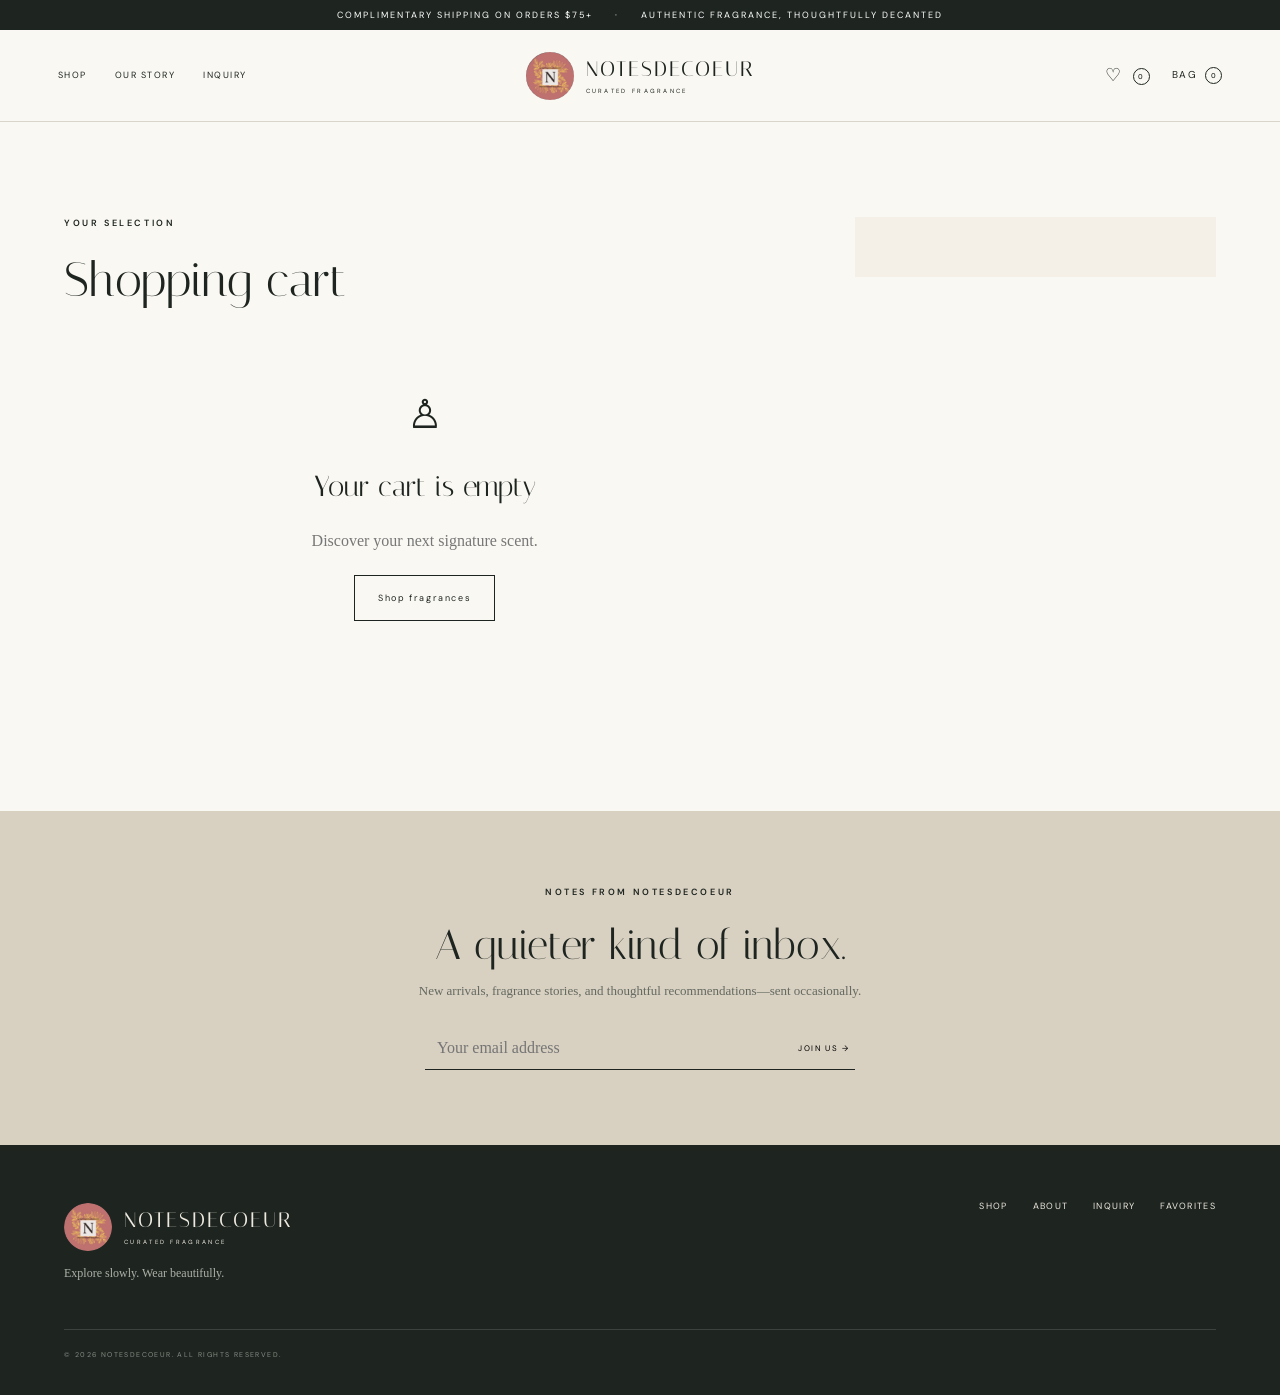
<file: cart.html>
<!DOCTYPE html>
<html lang="en">
<head>
  <meta charset="UTF-8"><meta name="viewport" content="width=device-width, initial-scale=1.0">
  <title>Cart — Notesdecoeur</title><link rel="icon" href="assets/logo.png"><link rel="stylesheet" href="style.css">
</head>
<body data-page="cart">
  <div id="site-header"></div>
  <main><section class="cart-page page-section"><div><p class="eyebrow">YOUR SELECTION</p><h1>Shopping cart</h1><div id="cart-items"></div></div><aside id="cart-summary"></aside></section></main>
  <div id="site-footer"></div><script src="products.js"></script><script src="app.js"></script>
</body>
</html>
</file>
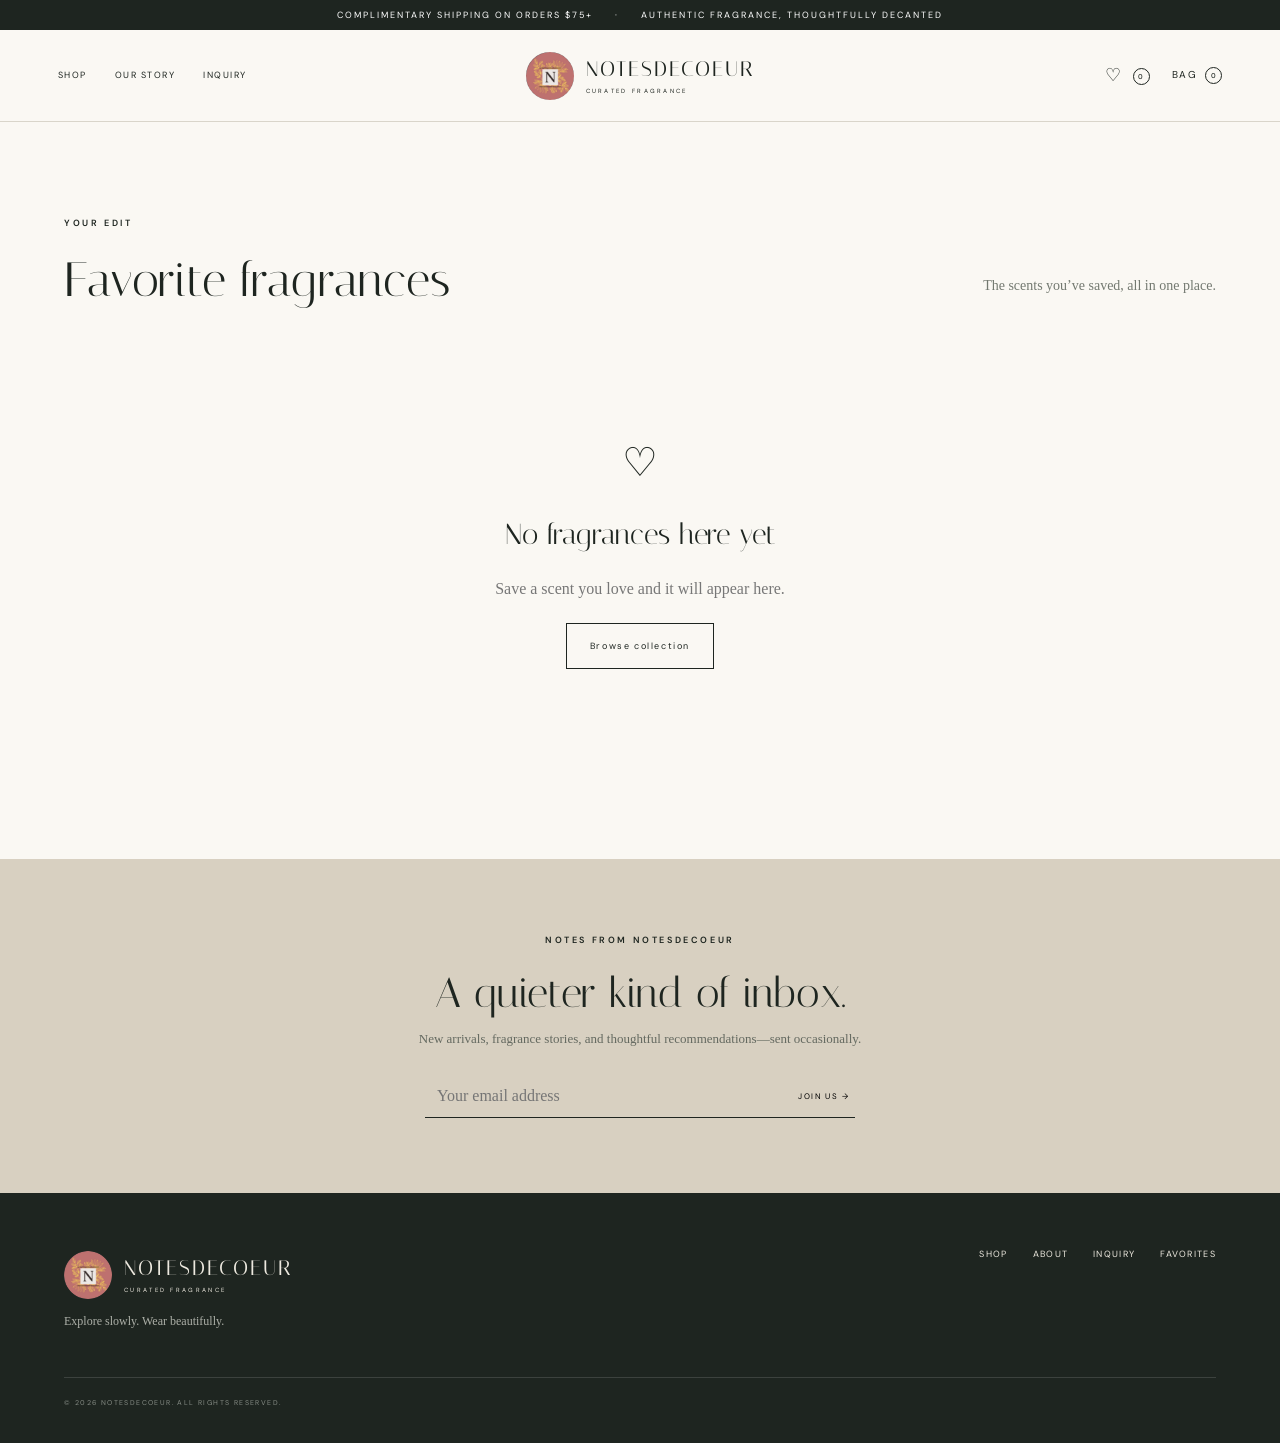
<file: favorites.html>
<!DOCTYPE html>
<html lang="en">
<head>
  <meta charset="UTF-8"><meta name="viewport" content="width=device-width, initial-scale=1.0">
  <title>Favorites — Notesdecoeur</title><link rel="icon" href="assets/logo.png"><link rel="stylesheet" href="style.css">
</head>
<body data-page="favorites">
  <div id="site-header"></div>
  <main><section class="catalog page-section"><div class="section-heading"><div><p class="eyebrow">YOUR EDIT</p><h1>Favorite fragrances</h1></div><p>The scents you’ve saved, all in one place.</p></div><div class="product-grid" id="favorite-grid"></div></section></main>
  <div id="site-footer"></div><script src="products.js"></script><script src="app.js"></script>
</body>
</html>
</file>
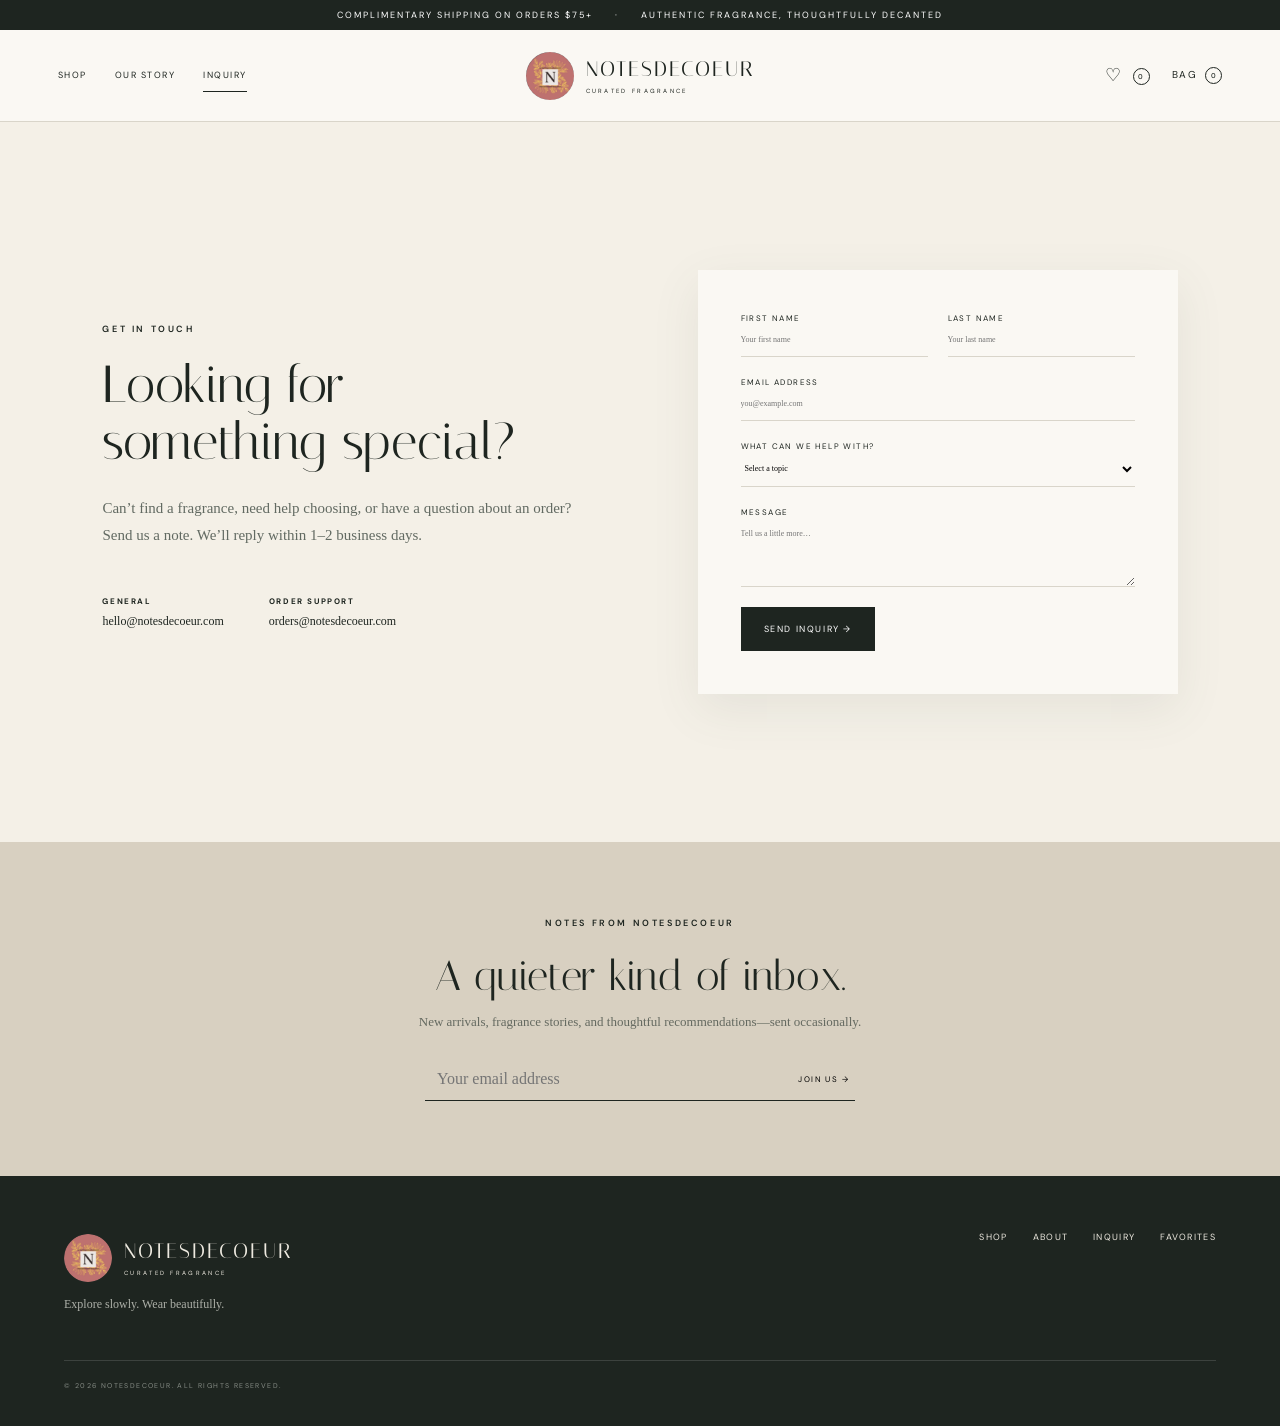
<file: inquiry.html>
<!DOCTYPE html>
<html lang="en">
<head>
  <meta charset="UTF-8"><meta name="viewport" content="width=device-width, initial-scale=1.0">
  <title>Inquiry — Notesdecoeur</title><link rel="icon" href="assets/logo.png"><link rel="stylesheet" href="style.css">
</head>
<body data-page="inquiry">
  <div id="site-header"></div>
  <main><section class="inquiry"><div><p class="eyebrow">GET IN TOUCH</p><h1>Looking for something special?</h1><p>Can’t find a fragrance, need help choosing, or have a question about an order? Send us a note. We’ll reply within 1–2 business days.</p><div class="contact"><p><strong>GENERAL</strong>hello@notesdecoeur.com</p><p><strong>ORDER SUPPORT</strong>orders@notesdecoeur.com</p></div></div><form id="inquiry-form"><div class="two-columns"><label>FIRST NAME<input required placeholder="Your first name"></label><label>LAST NAME<input required placeholder="Your last name"></label></div><label>EMAIL ADDRESS<input required type="email" placeholder="you@example.com"></label><label>WHAT CAN WE HELP WITH?<select required><option value="">Select a topic</option><option>Fragrance recommendation</option><option>Product availability</option><option>Existing order</option><option>Wholesale inquiry</option></select></label><label>MESSAGE<textarea required rows="5" placeholder="Tell us a little more…"></textarea></label><button class="primary-button">SEND INQUIRY →</button></form></section></main>
  <div id="site-footer"></div><script src="products.js"></script><script src="app.js"></script>
</body>
</html>
</file>
<file: style.css>
@import url('https://fonts.googleapis.com/css2?family=DM+Sans:wght@400;500;600&family=Italiana&display=swap');

:root { --ink:#1e2520; --cream:#f4f0e7; --paper:#faf8f3; --line:#d9d5ca; --rose:#bd7778; --rust:#9d4d35; }
* { box-sizing:border-box; }
html { scroll-behavior:smooth; }
body { margin:0; color:var(--ink); background:var(--paper); font-family:"DM Sans",sans-serif; }
a { color:inherit; text-decoration:none; }
button,input,select,textarea { font:inherit; }
button { cursor:pointer; }
.announcement { height:30px; padding:9px; color:#fff; background:var(--ink); text-align:center; font-size:9px; letter-spacing:2px; }
.announcement span { padding:0 18px; }
.header { position:sticky; top:0; z-index:20; height:92px; padding:0 4.5vw; display:grid; grid-template-columns:1fr auto 1fr; align-items:center; background:var(--paper); border-bottom:1px solid var(--line); }
.logo { display:flex; align-items:center; gap:12px; }
.header>.logo { grid-column:2; grid-row:1; justify-self:center; }
.logo img { width:48px; height:48px; border-radius:50%; }
.logo span { display:flex; flex-direction:column; }
.logo strong { font-family:"Italiana",serif; font-size:21px; font-weight:400; letter-spacing:2px; }
.logo small { margin-top:6px; font-size:6px; letter-spacing:2.3px; }
nav { grid-column:1; grid-row:1; display:flex; align-items:center; gap:28px; }
nav a { padding:10px 0; border-bottom:1px solid transparent; font-size:9px; letter-spacing:1.5px; text-transform:uppercase; }
nav a.active { border-color:var(--ink); }
.header-actions { grid-column:3; grid-row:1; display:flex; justify-content:flex-end; align-items:center; gap:22px; }
.header-actions a { font-size:10px; letter-spacing:1.4px; text-transform:uppercase; }
.header-actions a:first-child { font-size:18px; line-height:1; }
.header-actions b { display:inline-flex; width:17px; height:17px; margin-left:4px; border:1px solid; border-radius:50%; align-items:center; justify-content:center; font-size:7px; font-weight:500; vertical-align:middle; }
.menu-button { display:none; border:0; background:none; font-size:20px; }
.hero { min-height:600px; display:grid; grid-template-columns:48% 52%; padding-left:7vw; background:var(--cream); }
.hero-copy { align-self:center; max-width:540px; padding:65px 5vw 65px 0; }
.eyebrow { margin:0 0 22px; font-size:9px; font-weight:600; letter-spacing:2.6px; }
h1,h2,h3 { font-family:"Italiana",serif; font-weight:400; }
.hero h1 { margin:0 0 25px; font-size:66px; line-height:1.04; }
.hero h1 em { color:var(--rust); font-weight:400; }
.hero-copy>p:not(.eyebrow) { max-width:430px; color:#5f665e; font-family:Georgia,serif; font-size:17px; line-height:1.7; }
.primary-button,.outline-button { display:inline-block; padding:16px 23px; border:0; background:var(--ink); color:#fff; font-size:9px; letter-spacing:1.6px; }
.hero-copy .primary-button { margin-top:20px; }
.hero-image { position:relative; overflow:hidden; }
.hero-image img { width:100%; height:100%; object-fit:cover; filter:saturate(.7); }
.hero-image span { position:absolute; bottom:30px; left:-48px; width:104px; height:104px; padding-top:25px; border-radius:50%; background:var(--rose); color:#fff; text-align:center; font-size:8px; line-height:1.7; letter-spacing:1.5px; transform:rotate(-10deg); }
.promise { min-height:105px; padding:24px 6vw; display:grid; grid-template-columns:repeat(3,1fr); border-bottom:1px solid var(--line); }
.promise div { display:flex; gap:20px; align-items:center; justify-content:center; border-right:1px solid var(--line); }
.promise div:last-child { border:0; }
.promise b { color:#999d95; font-family:"Italiana",serif; font-size:29px; }
.promise span { color:#767c75; font-family:Georgia,serif; font-size:12px; }
.promise strong { display:block; margin-bottom:5px; color:var(--ink); font-family:"DM Sans",sans-serif; font-size:9px; letter-spacing:1.4px; }
.catalog,.page-section { padding:95px 5vw 110px; }
.section-heading { display:flex; align-items:flex-end; justify-content:space-between; margin-bottom:48px; }
.section-heading h1,.section-heading h2,.cart-page h1 { margin:0; font-size:48px; }
.section-heading>p { color:#737970; font-family:Georgia,serif; font-size:14px; }
.shop-tools { display:flex; justify-content:space-between; align-items:center; padding-bottom:17px; margin-bottom:35px; border-bottom:1px solid var(--line); }
.filters { display:flex; gap:8px; }
.filters button { padding:8px 15px; border:1px solid transparent; background:none; font-size:10px; }
.filters button.active { border-color:var(--ink); }
.search { padding:6px; border-bottom:1px solid #999; }
.search input { width:160px; border:0; outline:0; background:none; font-size:11px; }
.product-grid { display:grid; grid-template-columns:repeat(3,1fr); gap:55px 24px; }
.product-image { position:relative; height:400px; overflow:hidden; background:#e7e2d7; cursor:pointer; }
.product-image img { width:100%; height:100%; object-fit:cover; filter:saturate(.65); transition:.4s; }
.product-image:hover img { transform:scale(1.025); filter:saturate(.9); }
.badge { position:absolute; top:15px; left:15px; z-index:2; padding:7px 10px; background:var(--paper); font-size:8px; letter-spacing:1.4px; }
.favorite-button { position:absolute; top:15px; right:15px; z-index:2; width:34px; height:34px; border:0; border-radius:50%; background:#faf8f3dd; font-size:18px; }
.favorite-button.saved { color:var(--rust); }
.view-label { position:absolute; right:0; bottom:-44px; left:0; padding:14px; background:#1e2520ed; color:#fff; text-align:center; font-size:8px; letter-spacing:1.8px; transition:.3s; }
.product-image:hover .view-label { bottom:0; }
.product-brand { margin:18px 0 7px; font-size:8px; letter-spacing:2px; }
.product-card h3 { margin:0; font-size:25px; }
.product-summary { min-height:37px; color:#777d75; font-family:Georgia,serif; font-size:12px; line-height:1.55; }
.product-bottom { display:flex; justify-content:space-between; padding-top:13px; border-top:1px solid var(--line); font-size:11px; }
.product-bottom button,.text-button { border:0; background:none; font-size:8px; letter-spacing:1.4px; }
.story,.inquiry { min-height:720px; padding:80px 8vw; display:grid; grid-template-columns:1fr 1fr; align-items:center; gap:9vw; background:var(--cream); }
.story>img { width:100%; height:590px; object-fit:cover; filter:saturate(.6); }
.story h1,.inquiry h1 { margin:0 0 25px; font-size:52px; line-height:1.08; }
.story p:not(.eyebrow),.inquiry>div>p:not(.eyebrow) { color:#626a62; font-family:Georgia,serif; font-size:15px; line-height:1.8; }
blockquote { margin:35px 0 0; padding-left:25px; border-left:1px solid var(--rust); color:var(--rust); font-family:"Italiana",serif; font-size:27px; line-height:1.4; }
.contact { display:flex; gap:45px; margin-top:35px; }
.contact p { font-family:Georgia,serif; font-size:12px; }
.contact strong { display:block; margin-bottom:8px; font-family:"DM Sans",sans-serif; font-size:8px; letter-spacing:1.6px; }
.inquiry form { padding:43px; background:var(--paper); box-shadow:0 15px 45px #5a615318; }
.inquiry label { display:block; margin-bottom:20px; font-size:8px; letter-spacing:1.4px; }
.inquiry input,.inquiry select,.inquiry textarea { display:block; width:100%; padding:12px 0; border:0; border-bottom:1px solid var(--line); outline:0; background:none; font-family:Georgia,serif; }
.two-columns { display:grid; grid-template-columns:1fr 1fr; gap:20px; }
.newsletter { padding:75px 20px; background:#d8d0c1; text-align:center; }
.newsletter h2 { margin:0; font-size:42px; }
.newsletter>p:not(.eyebrow) { color:#646960; font-family:Georgia,serif; font-size:13px; }
.newsletter form { display:flex; max-width:430px; margin:28px auto 0; border-bottom:1px solid; }
.newsletter input { flex:1; padding:12px; border:0; outline:0; background:none; font-family:Georgia,serif; }
.newsletter button { border:0; background:none; font-size:8px; letter-spacing:1.4px; }
footer { min-height:250px; padding:55px 5vw 30px; display:grid; grid-template-columns:1fr 1fr; background:var(--ink); color:#ede9df; }
.logo.light+p { grid-column:1; color:#adb0a8; font-family:Georgia,serif; font-size:12px; }
.footer-links { grid-column:2; grid-row:1; display:flex; justify-content:flex-end; gap:25px; }
.footer-links a { font-size:9px; letter-spacing:1.3px; }
footer>small { grid-column:1/-1; margin-top:30px; padding-top:20px; border-top:1px solid #ffffff22; color:#858b84; font-size:7px; letter-spacing:1.4px; }
.modal-backdrop { position:fixed; inset:0; z-index:50; padding:25px; display:flex; align-items:center; justify-content:center; background:#1119; }
.product-modal { position:relative; width:min(920px,100%); max-height:92vh; display:grid; grid-template-columns:47% 53%; overflow:auto; background:var(--paper); }
.modal-close { position:absolute; top:10px; right:15px; z-index:2; border:0; background:none; font-size:28px; }
.modal-image { width:100%; height:100%; min-height:600px; object-fit:cover; filter:saturate(.7); }
.modal-copy { padding:58px 48px; }
.modal-copy h2 { margin:0 0 20px; font-size:44px; }
.modal-copy>p:not(.product-brand):not(.size-heading) { color:#626860; font-family:Georgia,serif; font-size:14px; line-height:1.7; }
.notes { margin:25px 0; padding:18px 0; border-top:1px solid var(--line); border-bottom:1px solid var(--line); }
.notes strong,.size-heading { display:block; margin-bottom:8px; font-size:8px; letter-spacing:1.5px; }
.notes span { font-family:Georgia,serif; font-size:12px; }
.size-options { display:grid; grid-template-columns:repeat(3,1fr); gap:8px; margin:15px 0; }
.size-options button { padding:12px 4px; border:1px solid var(--line); background:none; }
.size-options button.active { border:1.5px solid var(--ink); background:#efebe2; }
.size-options strong,.size-options span { display:block; }
.size-options strong { font-family:"Italiana",serif; font-size:16px; font-weight:400; }
.size-options span { margin-top:5px; font-size:9px; }
.modal-copy>.primary-button { width:100%; }
.save-modal { display:block; margin:16px auto 0; }
.cart-page { display:grid; grid-template-columns:minmax(0,2fr) minmax(280px,1fr); gap:70px; }
.cart-item { display:grid; grid-template-columns:100px 1fr auto; gap:18px; padding:25px 0; border-bottom:1px solid var(--line); }
.cart-item img { width:100px; height:125px; object-fit:cover; }
.cart-item h3 { margin:5px 0; font-size:21px; }
.cart-item p { margin:7px 0; color:#727970; font-family:Georgia,serif; font-size:11px; }
.cart-item>div:last-child { text-align:right; }
.quantity { display:flex; align-items:center; gap:12px; margin-top:15px; }
.quantity button { width:25px; height:25px; border:1px solid var(--line); background:none; }
.remove { display:block; margin-top:72px; margin-left:auto; border:0; background:none; color:#777; font-size:9px; text-decoration:underline; }
#cart-summary { align-self:start; position:sticky; top:120px; padding:30px; background:var(--cream); }
#cart-summary>div { display:flex; justify-content:space-between; font-size:16px; }
#cart-summary p,#cart-summary small { color:#727970; font-family:Georgia,serif; font-size:10px; }
#cart-summary .primary-button { width:100%; margin:15px 0; }
.empty { grid-column:1/-1; padding:80px 20px; text-align:center; }
.empty>span { font-size:40px; }
.empty h3 { font-size:29px; }
.empty p { margin-bottom:25px; color:#777; font-family:Georgia,serif; }
.outline-button { border:1px solid var(--ink); background:none; color:var(--ink); }
.toast { position:fixed; bottom:25px; left:50%; z-index:80; padding:15px 24px; transform:translateX(-50%); background:var(--ink); color:#fff; box-shadow:0 8px 30px #1114; font-size:11px; }

@media (max-width:800px) {
  .announcement { overflow:hidden; white-space:nowrap; font-size:7px; }
  .announcement span { padding:0 5px; }
  .header { height:72px; padding:0 18px; }
  .logo img { width:43px; height:43px; }
  .logo span { display:none; }
  .menu-button { grid-column:1; grid-row:1; display:block; width:min-content; padding:0; }
  .header-actions { grid-column:3; grid-row:1; gap:10px; }
  .header-actions a:first-child { font-size:18px; }
  .header-actions a:last-child { font-size:9px; }
  nav { position:absolute; top:72px; right:0; left:0; display:none; padding:20px; flex-direction:column; align-items:flex-start; gap:5px; background:var(--paper); border-bottom:1px solid var(--line); }
  nav.open { display:flex; }
  .hero { grid-template-columns:1fr; padding:0; }
  .hero-copy { padding:60px 25px 50px; }
  .hero h1 { font-size:47px; }
  .hero-image { height:420px; }
  .hero-image span { right:18px; bottom:18px; left:auto; }
  .promise { grid-template-columns:1fr; padding:8px 25px; }
  .promise div { justify-content:flex-start; padding:15px 0; border-right:0; border-bottom:1px solid var(--line); }
  .catalog,.page-section { padding:65px 18px 80px; }
  .section-heading { display:block; }
  .section-heading h1,.section-heading h2,.cart-page h1 { font-size:38px; }
  .shop-tools { display:block; }
  .filters { padding-bottom:12px; overflow-x:auto; }
  .search { display:block; }
  .search input { width:85%; }
  .product-grid { grid-template-columns:1fr 1fr; gap:35px 12px; }
  .product-image { height:260px; }
  .product-summary { display:none; }
  .product-bottom { display:block; }
  .product-bottom button { display:block; margin-top:8px; padding:0; }
  .story,.inquiry { grid-template-columns:1fr; padding:50px 25px; gap:45px; }
  .story>img { height:420px; }
  .story h1,.inquiry h1 { font-size:42px; }
  .inquiry form { padding:25px; }
  .contact { display:block; }
  footer { grid-template-columns:1fr; }
  .footer-links { grid-column:1; grid-row:auto; justify-content:flex-start; margin:25px 0; flex-wrap:wrap; }
  .product-modal { grid-template-columns:1fr; }
  .modal-image { min-height:290px; height:290px; }
  .modal-copy { padding:35px 22px; }
  .modal-copy h2 { font-size:36px; }
  .cart-page { grid-template-columns:1fr; gap:30px; }
  #cart-summary { position:static; }
}

@media (max-width:430px) {
  .product-grid { grid-template-columns:1fr; }
  .product-image { height:390px; }
  .two-columns { grid-template-columns:1fr; }
  .modal-backdrop { padding:0; }
  .product-modal { height:100%; max-height:100%; }
}
</file>
